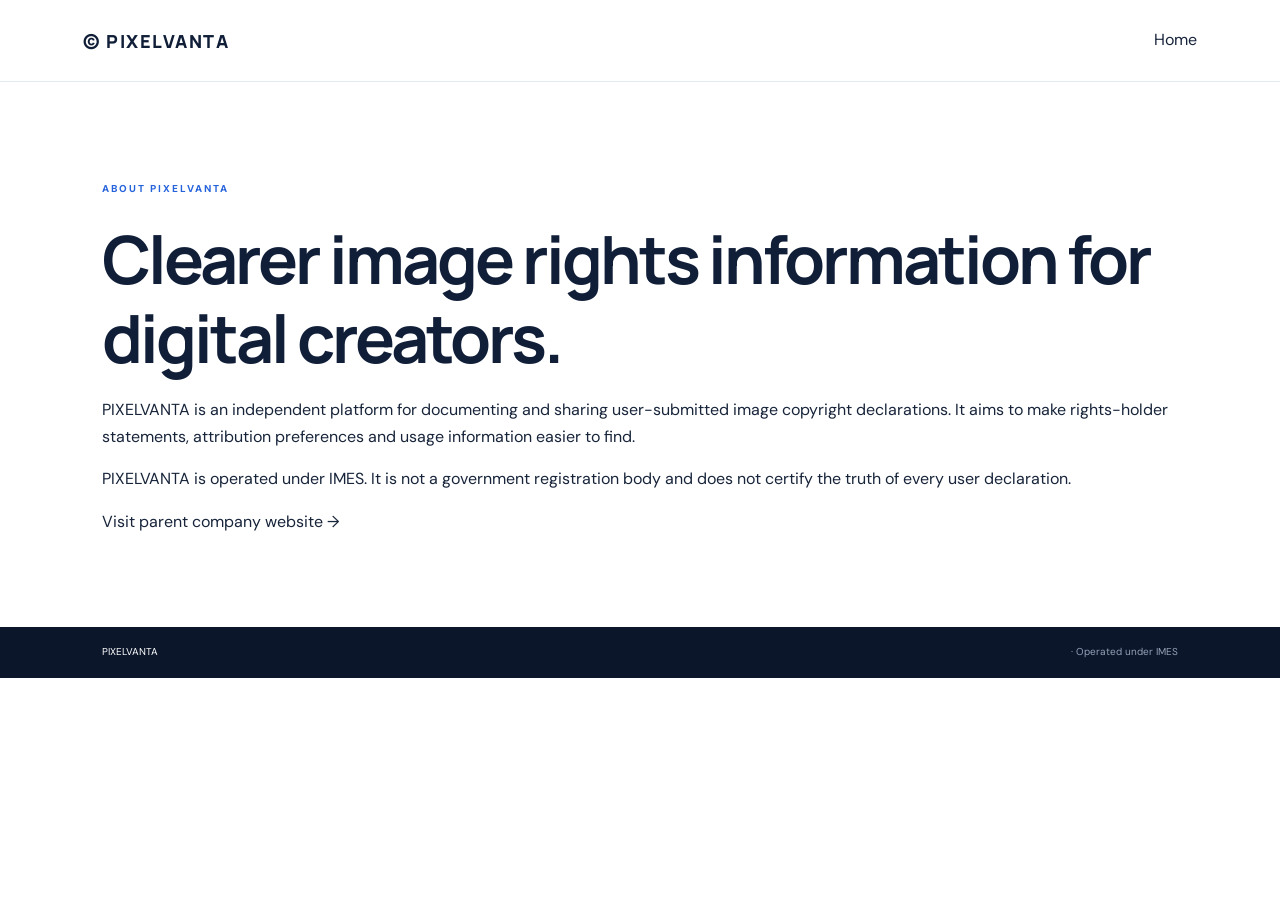
<file: about.html>
<!doctype html><html lang="en"><head><meta charset="utf-8"><meta name="viewport" content="width=device-width,initial-scale=1"><title>About PIXELVANTA</title><link rel="stylesheet" href="styles.css"></head><body><header class="topbar"><a class="brand" href="index.html">© PIXELVANTA</a><a href="index.html">Home</a></header><main class="section"><span class="eyebrow">ABOUT PIXELVANTA</span><h1>Clearer image rights information for digital creators.</h1><p>PIXELVANTA is an independent platform for documenting and sharing user-submitted image copyright declarations. It aims to make rights-holder statements, attribution preferences and usage information easier to find.</p><p>PIXELVANTA is operated under IMES. It is not a government registration body and does not certify the truth of every user declaration.</p><a href="https://imes-co.github.io/IMES/" target="_blank" rel="noopener">Visit parent company website →</a></main><footer><div class="footer-bottom"><a href="index.html">PIXELVANTA</a> · Operated under IMES</div></footer></body></html>
</file>
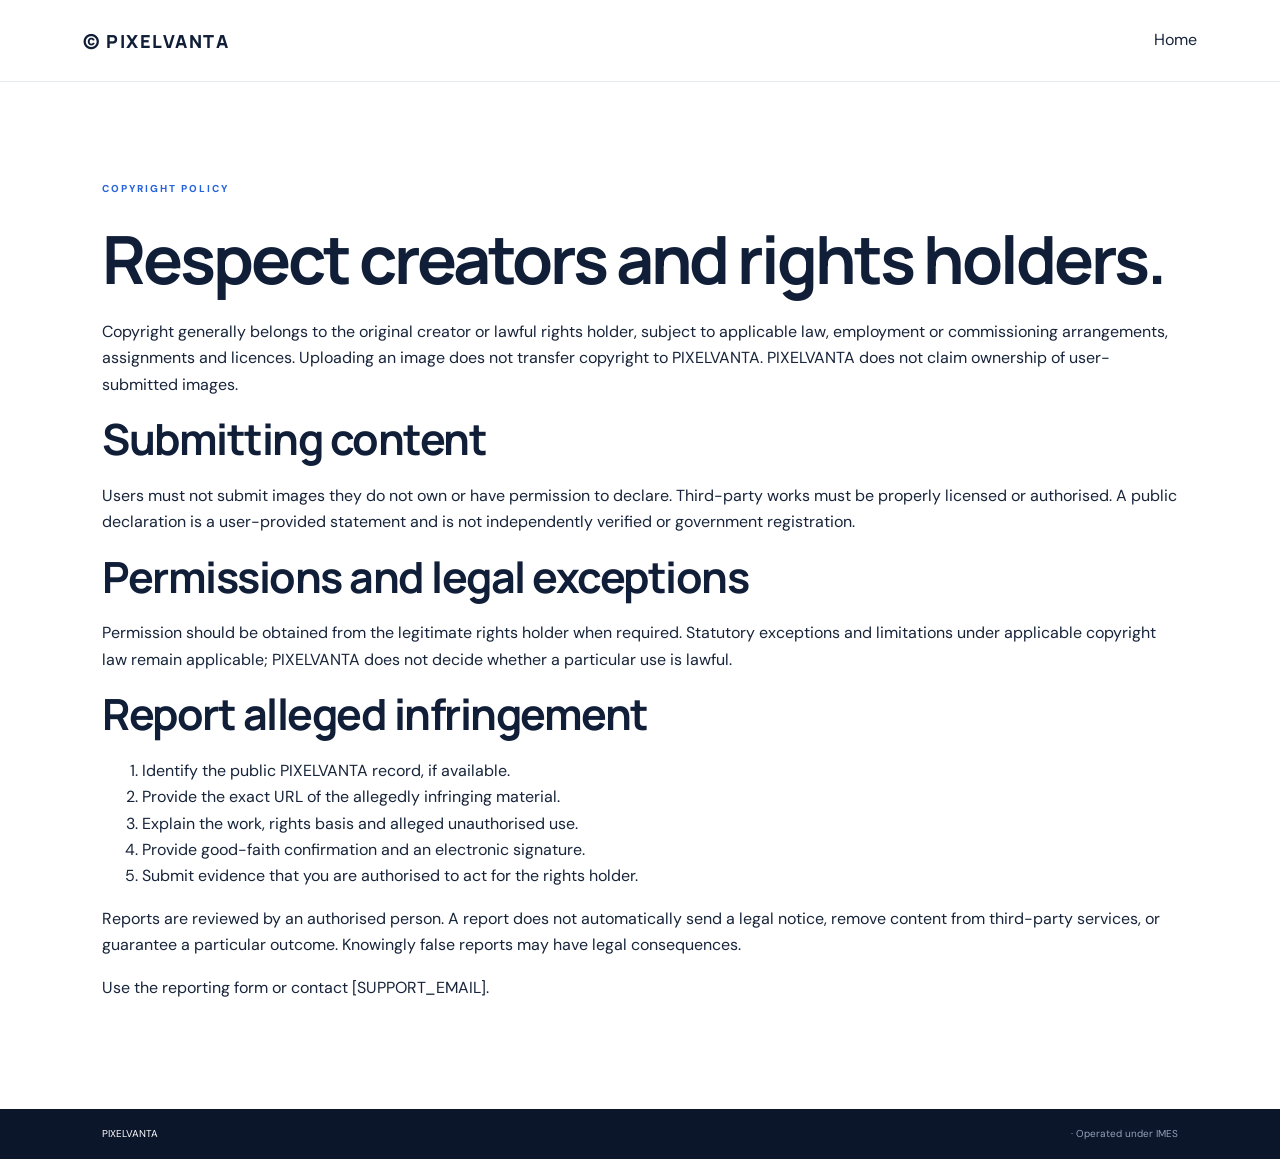
<file: copyright-policy.html>
<!doctype html><html lang="en"><head><meta charset="utf-8"><meta name="viewport" content="width=device-width,initial-scale=1"><title>Copyright Policy — PIXELVANTA</title><link rel="stylesheet" href="styles.css"></head><body><header class="topbar"><a class="brand" href="index.html">© PIXELVANTA</a><a href="index.html">Home</a></header><main class="section"><span class="eyebrow">COPYRIGHT POLICY</span><h1>Respect creators and rights holders.</h1><p>Copyright generally belongs to the original creator or lawful rights holder, subject to applicable law, employment or commissioning arrangements, assignments and licences. Uploading an image does not transfer copyright to PIXELVANTA. PIXELVANTA does not claim ownership of user-submitted images.</p><h2>Submitting content</h2><p>Users must not submit images they do not own or have permission to declare. Third-party works must be properly licensed or authorised. A public declaration is a user-provided statement and is not independently verified or government registration.</p><h2>Permissions and legal exceptions</h2><p>Permission should be obtained from the legitimate rights holder when required. Statutory exceptions and limitations under applicable copyright law remain applicable; PIXELVANTA does not decide whether a particular use is lawful.</p><h2>Report alleged infringement</h2><ol><li>Identify the public PIXELVANTA record, if available.</li><li>Provide the exact URL of the allegedly infringing material.</li><li>Explain the work, rights basis and alleged unauthorised use.</li><li>Provide good-faith confirmation and an electronic signature.</li><li>Submit evidence that you are authorised to act for the rights holder.</li></ol><p>Reports are reviewed by an authorised person. A report does not automatically send a legal notice, remove content from third-party services, or guarantee a particular outcome. Knowingly false reports may have legal consequences.</p><p>Use <a href="report.html">the reporting form</a> or contact [SUPPORT_EMAIL].</p></main><footer><div class="footer-bottom"><a href="index.html">PIXELVANTA</a> · Operated under IMES</div></footer></body></html>
</file>
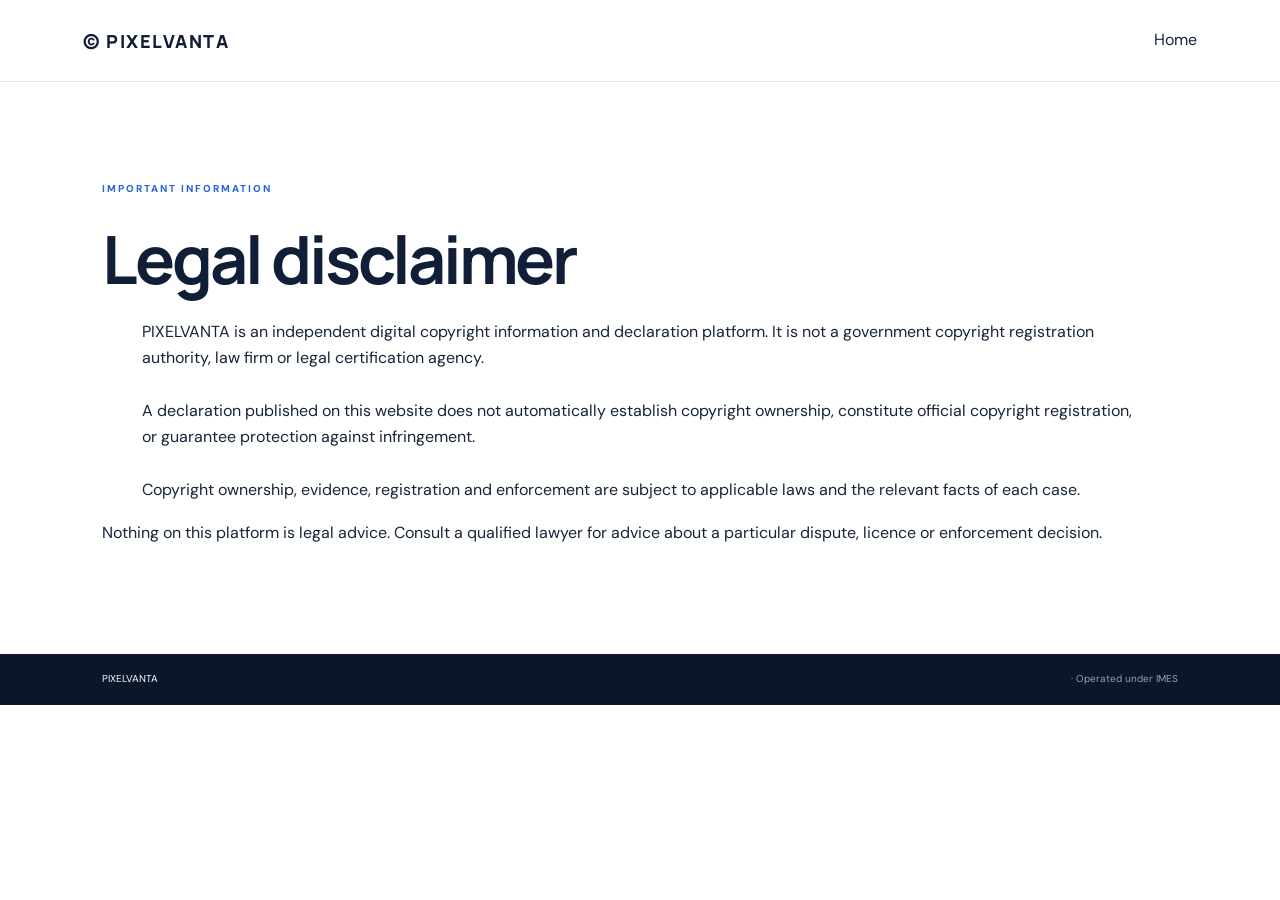
<file: disclaimer.html>
<!doctype html><html lang="en"><head><meta charset="utf-8"><meta name="viewport" content="width=device-width,initial-scale=1"><title>Legal Disclaimer — PIXELVANTA</title><link rel="stylesheet" href="styles.css"></head><body><header class="topbar"><a class="brand" href="index.html">© PIXELVANTA</a><a href="index.html">Home</a></header><main class="section"><span class="eyebrow">IMPORTANT INFORMATION</span><h1>Legal disclaimer</h1><blockquote>PIXELVANTA is an independent digital copyright information and declaration platform. It is not a government copyright registration authority, law firm or legal certification agency.<br><br>A declaration published on this website does not automatically establish copyright ownership, constitute official copyright registration, or guarantee protection against infringement.<br><br>Copyright ownership, evidence, registration and enforcement are subject to applicable laws and the relevant facts of each case.</blockquote><p>Nothing on this platform is legal advice. Consult a qualified lawyer for advice about a particular dispute, licence or enforcement decision.</p></main><footer><div class="footer-bottom"><a href="index.html">PIXELVANTA</a> · Operated under IMES</div></footer></body></html>
</file>
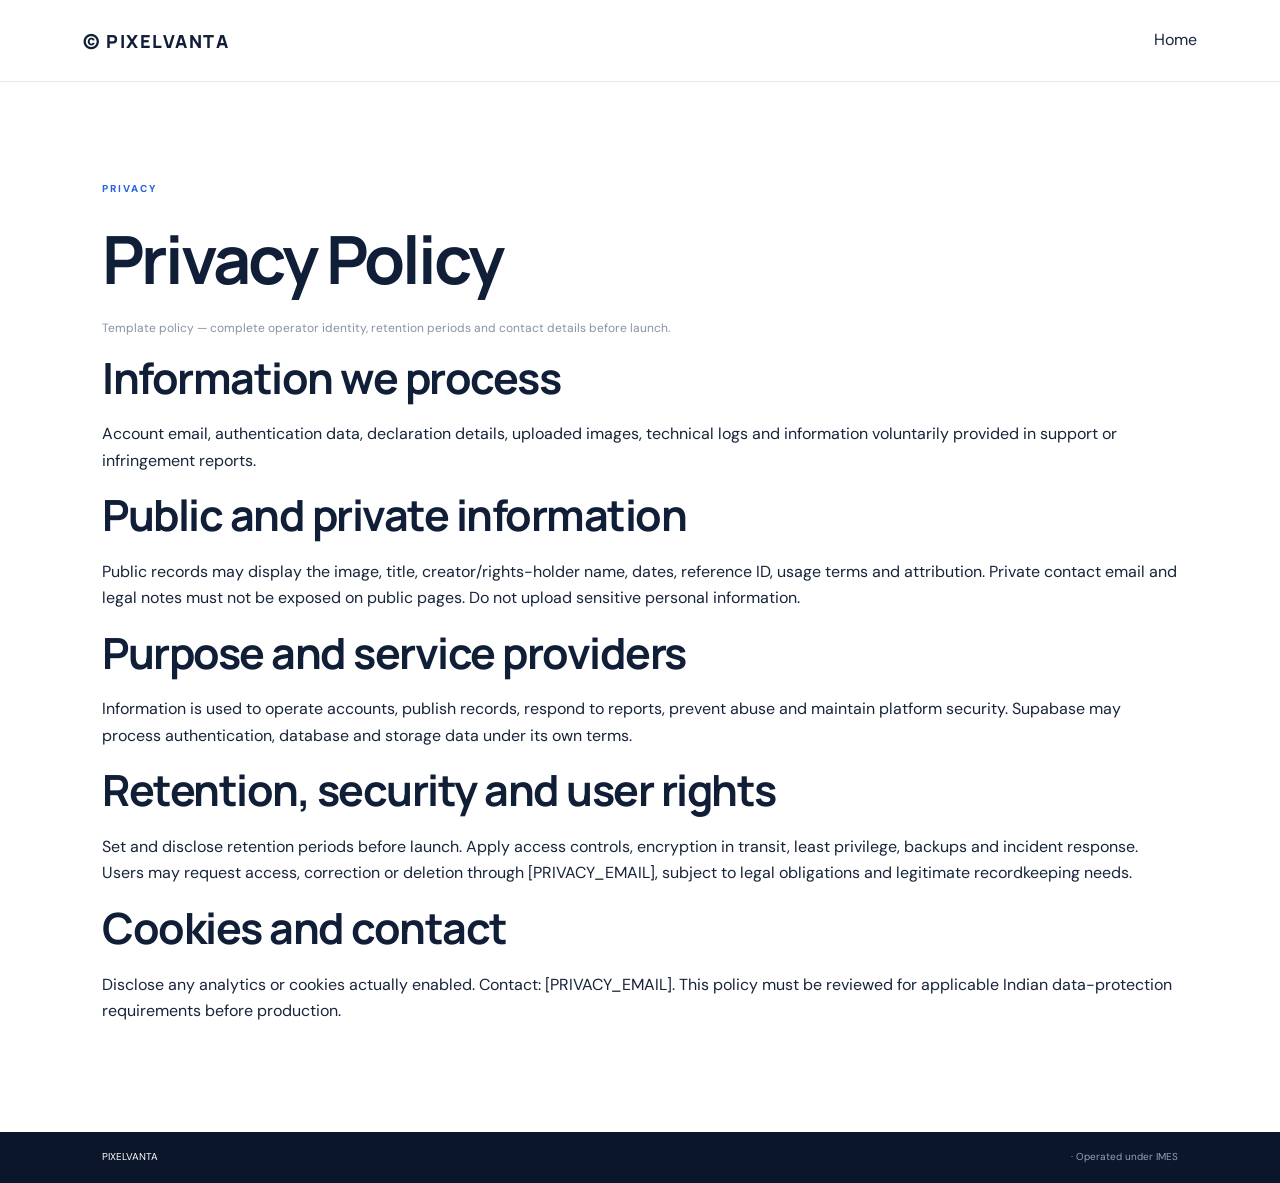
<file: privacy.html>
<!doctype html><html lang="en"><head><meta charset="utf-8"><meta name="viewport" content="width=device-width,initial-scale=1"><title>Privacy Policy — PIXELVANTA</title><link rel="stylesheet" href="styles.css"></head><body><header class="topbar"><a class="brand" href="index.html">© PIXELVANTA</a><a href="index.html">Home</a></header><main class="section"><span class="eyebrow">PRIVACY</span><h1>Privacy Policy</h1><p class="muted">Template policy — complete operator identity, retention periods and contact details before launch.</p><h2>Information we process</h2><p>Account email, authentication data, declaration details, uploaded images, technical logs and information voluntarily provided in support or infringement reports.</p><h2>Public and private information</h2><p>Public records may display the image, title, creator/rights-holder name, dates, reference ID, usage terms and attribution. Private contact email and legal notes must not be exposed on public pages. Do not upload sensitive personal information.</p><h2>Purpose and service providers</h2><p>Information is used to operate accounts, publish records, respond to reports, prevent abuse and maintain platform security. Supabase may process authentication, database and storage data under its own terms.</p><h2>Retention, security and user rights</h2><p>Set and disclose retention periods before launch. Apply access controls, encryption in transit, least privilege, backups and incident response. Users may request access, correction or deletion through [PRIVACY_EMAIL], subject to legal obligations and legitimate recordkeeping needs.</p><h2>Cookies and contact</h2><p>Disclose any analytics or cookies actually enabled. Contact: [PRIVACY_EMAIL]. This policy must be reviewed for applicable Indian data-protection requirements before production.</p></main><footer><div class="footer-bottom"><a href="index.html">PIXELVANTA</a> · Operated under IMES</div></footer></body></html>
</file>
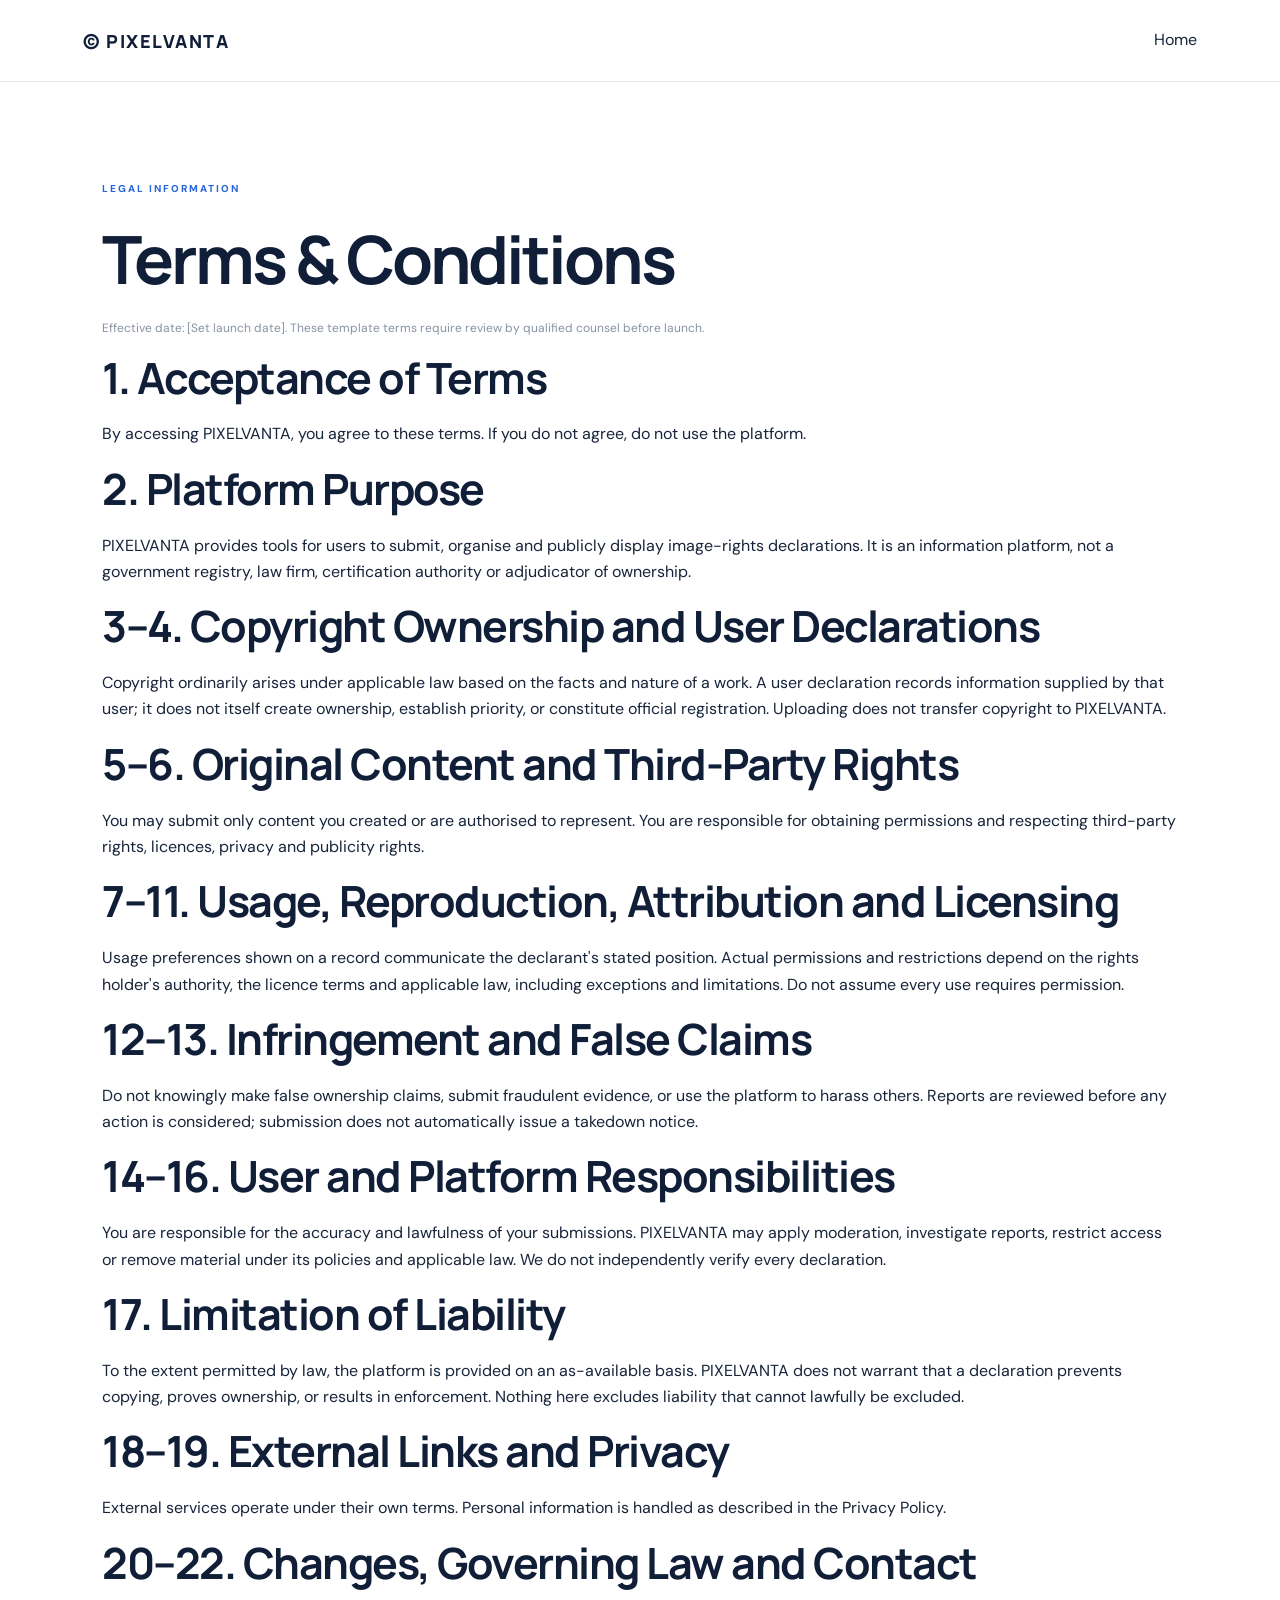
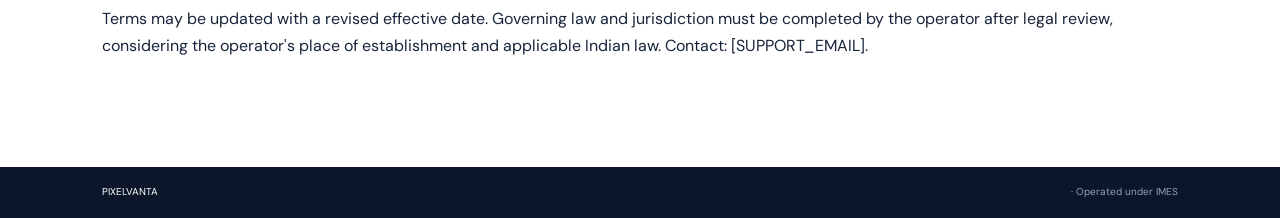
<file: terms.html>
<!doctype html><html lang="en"><head><meta charset="utf-8"><meta name="viewport" content="width=device-width,initial-scale=1"><title>Terms & Conditions — PIXELVANTA</title><link rel="stylesheet" href="styles.css"></head><body><header class="topbar"><a class="brand" href="index.html">© PIXELVANTA</a><a href="index.html">Home</a></header><main class="section"><span class="eyebrow">LEGAL INFORMATION</span><h1>Terms & Conditions</h1><p class="muted">Effective date: [Set launch date]. These template terms require review by qualified counsel before launch.</p>
<h2>1. Acceptance of Terms</h2><p>By accessing PIXELVANTA, you agree to these terms. If you do not agree, do not use the platform.</p>
<h2>2. Platform Purpose</h2><p>PIXELVANTA provides tools for users to submit, organise and publicly display image-rights declarations. It is an information platform, not a government registry, law firm, certification authority or adjudicator of ownership.</p>
<h2>3–4. Copyright Ownership and User Declarations</h2><p>Copyright ordinarily arises under applicable law based on the facts and nature of a work. A user declaration records information supplied by that user; it does not itself create ownership, establish priority, or constitute official registration. Uploading does not transfer copyright to PIXELVANTA.</p>
<h2>5–6. Original Content and Third-Party Rights</h2><p>You may submit only content you created or are authorised to represent. You are responsible for obtaining permissions and respecting third-party rights, licences, privacy and publicity rights.</p>
<h2>7–11. Usage, Reproduction, Attribution and Licensing</h2><p>Usage preferences shown on a record communicate the declarant's stated position. Actual permissions and restrictions depend on the rights holder's authority, the licence terms and applicable law, including exceptions and limitations. Do not assume every use requires permission.</p>
<h2>12–13. Infringement and False Claims</h2><p>Do not knowingly make false ownership claims, submit fraudulent evidence, or use the platform to harass others. Reports are reviewed before any action is considered; submission does not automatically issue a takedown notice.</p>
<h2>14–16. User and Platform Responsibilities</h2><p>You are responsible for the accuracy and lawfulness of your submissions. PIXELVANTA may apply moderation, investigate reports, restrict access or remove material under its policies and applicable law. We do not independently verify every declaration.</p>
<h2>17. Limitation of Liability</h2><p>To the extent permitted by law, the platform is provided on an as-available basis. PIXELVANTA does not warrant that a declaration prevents copying, proves ownership, or results in enforcement. Nothing here excludes liability that cannot lawfully be excluded.</p>
<h2>18–19. External Links and Privacy</h2><p>External services operate under their own terms. Personal information is handled as described in the Privacy Policy.</p>
<h2>20–22. Changes, Governing Law and Contact</h2><p>Terms may be updated with a revised effective date. Governing law and jurisdiction must be completed by the operator after legal review, considering the operator's place of establishment and applicable Indian law. Contact: [SUPPORT_EMAIL].</p></main><footer><div class="footer-bottom"><a href="index.html">PIXELVANTA</a> · Operated under IMES</div></footer></body></html>
</file>
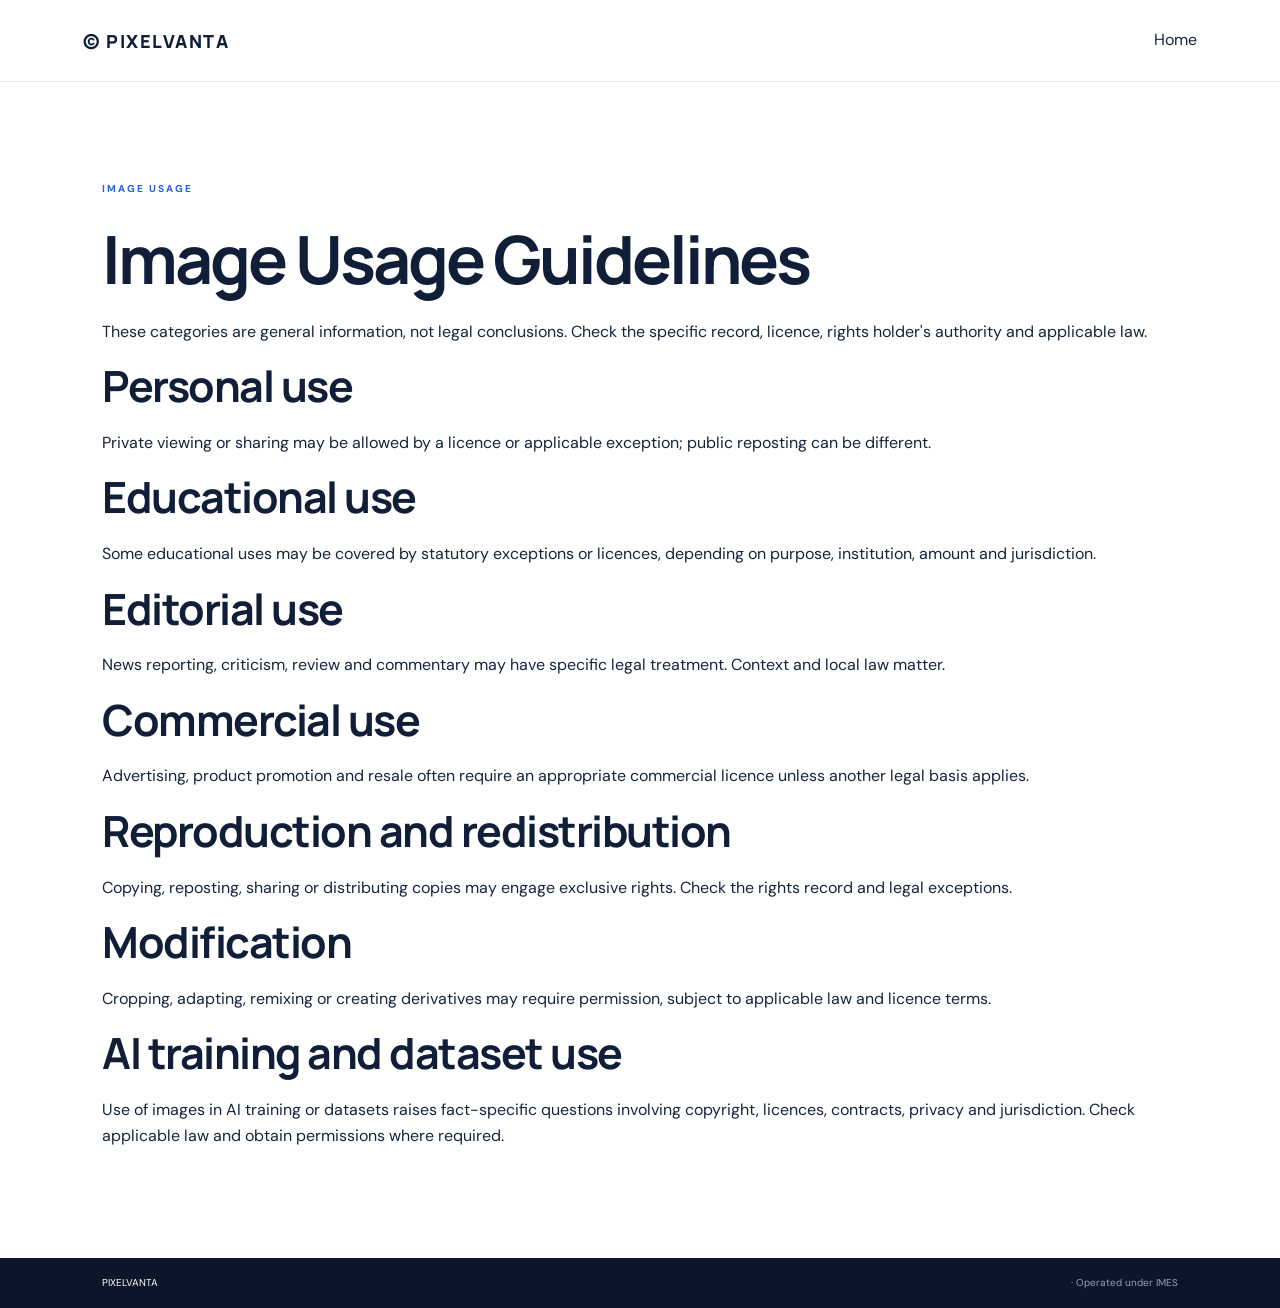
<file: usage-guidelines.html>
<!doctype html><html lang="en"><head><meta charset="utf-8"><meta name="viewport" content="width=device-width,initial-scale=1"><title>Image Usage Guidelines — PIXELVANTA</title><link rel="stylesheet" href="styles.css"></head><body><header class="topbar"><a class="brand" href="index.html">© PIXELVANTA</a><a href="index.html">Home</a></header><main class="section"><span class="eyebrow">IMAGE USAGE</span><h1>Image Usage Guidelines</h1><p>These categories are general information, not legal conclusions. Check the specific record, licence, rights holder's authority and applicable law.</p><h2>Personal use</h2><p>Private viewing or sharing may be allowed by a licence or applicable exception; public reposting can be different.</p><h2>Educational use</h2><p>Some educational uses may be covered by statutory exceptions or licences, depending on purpose, institution, amount and jurisdiction.</p><h2>Editorial use</h2><p>News reporting, criticism, review and commentary may have specific legal treatment. Context and local law matter.</p><h2>Commercial use</h2><p>Advertising, product promotion and resale often require an appropriate commercial licence unless another legal basis applies.</p><h2>Reproduction and redistribution</h2><p>Copying, reposting, sharing or distributing copies may engage exclusive rights. Check the rights record and legal exceptions.</p><h2>Modification</h2><p>Cropping, adapting, remixing or creating derivatives may require permission, subject to applicable law and licence terms.</p><h2>AI training and dataset use</h2><p>Use of images in AI training or datasets raises fact-specific questions involving copyright, licences, contracts, privacy and jurisdiction. Check applicable law and obtain permissions where required.</p></main><footer><div class="footer-bottom"><a href="index.html">PIXELVANTA</a> · Operated under IMES</div></footer></body></html>
</file>
<file: styles.css>
@import url('https://fonts.googleapis.com/css2?family=DM+Sans:wght@400;500;600;700&family=Manrope:wght@400;500;600;700;800&display=swap');
:root{--navy:#101e38;--blue:#2764dc;--ink:#17243a;--muted:#68758a;--line:#e4eaf2;--bg:#f7f9fc;--white:#fff}
*{box-sizing:border-box}html{scroll-behavior:smooth}body{margin:0;background:var(--white);color:var(--ink);font-family:'DM Sans',sans-serif;line-height:1.65}a{color:inherit;text-decoration:none}.topbar{height:82px;padding:0 6.5%;display:flex;align-items:center;justify-content:space-between;border-bottom:1px solid var(--line);background:#ffffffed;position:sticky;top:0;z-index:10;backdrop-filter:blur(14px)}.brand{display:flex;gap:12px;align-items:center;font:800 18px Manrope;letter-spacing:1.5px;color:var(--navy)}.brand small{display:block;font:600 8px 'DM Sans';letter-spacing:1.3px;color:#8290a4}.brandmark{width:42px;height:42px;border-radius:13px;background:var(--navy);color:white;display:grid;place-items:center;font:700 25px Georgia;box-shadow:0 7px 18px #14284b25}nav{display:flex;gap:26px;font-size:13px;color:#536176}nav a:hover,.footer-links a:hover{color:var(--blue)}.nav-actions{display:flex;align-items:center;gap:10px}.btn{border:1px solid transparent;border-radius:9px;padding:12px 18px;font:700 13px 'DM Sans';cursor:pointer;display:inline-flex;align-items:center;justify-content:center;gap:12px;transition:.2s}.btn-primary{background:var(--blue);color:white;box-shadow:0 8px 18px #2764dc25}.btn-primary:hover{background:#174ebc;transform:translateY(-1px)}.btn-ghost{border-color:#dce4ef;background:white;color:var(--navy)}.btn-ghost:hover{border-color:var(--blue);color:var(--blue)}.menu{display:none;border:0;background:none;font-size:24px}.section{padding:92px 8%;max-width:1440px;margin:auto}.hero{display:grid;grid-template-columns:1fr 1fr;align-items:center;gap:50px;min-height:600px;padding-top:75px;padding-bottom:75px}.eyebrow{font-size:10px;font-weight:800;letter-spacing:2px;color:var(--blue)}h1,h2,h3{font-family:Manrope,sans-serif;line-height:1.18;color:var(--navy)}h1{font-size:clamp(43px,5.2vw,70px);letter-spacing:-3px;margin:20px 0}h1 em,h2 em{font-style:normal;color:var(--blue)}h2{font-size:clamp(30px,3.5vw,43px);letter-spacing:-1.5px;margin:14px 0 18px}h3{font-size:18px}.lead{font-size:17px;color:#65738a;max-width:510px}.hero-actions{display:flex;gap:12px;margin-top:28px}.fineprint,.muted{font-size:12px;color:#8792a3}.hero-art{min-height:400px;display:grid;place-items:center;position:relative;background:radial-gradient(circle,#eaf1ff 0,#f8faff 48%,transparent 70%)}.visual-card{width:min(370px,85%);padding:18px;border:1px solid #e0e8f4;border-radius:17px;background:#fff;box-shadow:0 25px 70px #1d37621c;transform:rotate(2deg);z-index:1}.visual-top,.visual-bottom,.visual-meta{display:flex;justify-content:space-between;align-items:center;font-size:9px;letter-spacing:1px;color:#8491a5}.live-dot{color:#219b72}.image-placeholder{height:205px;margin:16px 0;background:linear-gradient(135deg,#dce8fb,#a9c3ec 52%,#e9effa);border-radius:10px;display:grid;place-items:center;position:relative}.frame-icon{font-size:75px;color:#42699f}.copyright-stamp{position:absolute;right:17px;bottom:15px;width:40px;height:40px;border-radius:50%;background:#fff;color:var(--blue);display:grid;place-items:center;font:bold 22px Georgia}.visual-meta strong{display:block;color:var(--navy);font-size:13px;letter-spacing:0;margin-top:4px}.shield{background:#e9f8f2;color:#16966b;padding:8px;border-radius:50%;font-size:15px}.record-line{height:1px;background:#edf0f5;margin:17px 0}.visual-bottom b{color:var(--navy)}.orbit{position:absolute;border:1px solid #dce7fa;border-radius:50%;width:430px;height:430px}.orbit-two{width:510px;height:510px;border-style:dashed}.floating-tag{position:absolute;bottom:55px;right:0;background:#fff;border:1px solid var(--line);border-radius:9px;padding:10px 15px;font-size:11px;font-weight:700;box-shadow:0 10px 30px #1d37621a}.trust-strip{background:var(--navy);padding:23px 8%;display:flex;justify-content:space-around;color:#fff}.trust-strip div{display:flex;align-items:center;gap:13px;font-size:12px}.trust-strip b{color:#8fb2ff;font-size:19px}.split{display:grid;grid-template-columns:1fr 1fr;gap:80px;align-items:start}.split p{color:#637188}.feature-grid{display:grid;grid-template-columns:repeat(3,1fr);gap:18px;padding-top:0}.feature{padding:28px;border:1px solid var(--line);border-radius:13px}.feature>span{display:grid;place-items:center;width:39px;height:39px;border-radius:11px;background:#edf3ff;color:var(--blue);font-size:20px}.feature p,.legal-card span{font-size:13px;color:var(--muted)}.panel-section{background:var(--bg);max-width:none;padding-left:max(8%,calc((100% - 1200px)/2));padding-right:max(8%,calc((100% - 1200px)/2))}.section-heading{display:flex;align-items:center;justify-content:space-between;gap:20px;margin-bottom:30px}.section-heading h2{margin-bottom:7px}.step-pill{background:#eaf0fc;color:var(--blue);padding:8px 13px;border-radius:20px;font-size:10px;font-weight:800;letter-spacing:1px}.form-grid{display:grid;grid-template-columns:1fr 1fr;gap:19px;background:white;padding:30px;border:1px solid var(--line);border-radius:15px}label{font-size:12px;font-weight:700;color:#34435a;display:flex;flex-direction:column;gap:8px}input,textarea,select{width:100%;padding:12px 13px;border:1px solid #dfe6ef;border-radius:8px;background:#fff;color:var(--ink);font:13px 'DM Sans';outline:none}input:focus,textarea:focus,select:focus{border-color:#7ca3f4;box-shadow:0 0 0 3px #2764dc12}label small{font-size:10px;color:#8792a3;font-weight:400}.full{grid-column:1/-1}.check{flex-direction:row;align-items:flex-start;line-height:1.5}.check input{width:16px;margin-top:3px}.status{font-size:12px;color:#2764dc;margin-left:12px}.verify-section{display:grid;grid-template-columns:1fr 1.2fr;gap:60px;align-items:center}.verify-box{padding:25px;border:1px solid var(--line);border-radius:14px;box-shadow:0 12px 40px #1b35500a}.url-row{display:flex;gap:8px;margin-top:9px}.verify-result{margin-top:18px;padding:14px;background:var(--bg);border-radius:8px;color:var(--muted);font-size:12px;overflow-wrap:anywhere}.empty-state{text-align:center;padding:45px 20px;border:1px dashed #d8e1ed;border-radius:14px}.empty-icon{font-size:35px;color:#8ba7d7}.empty-state p{font-size:13px;color:var(--muted)}.legal-cards{background:#f8faff;max-width:none;padding-left:8%;padding-right:8%}.legal-card-grid{display:grid;grid-template-columns:repeat(3,1fr);gap:13px}.legal-card{background:white;border:1px solid var(--line);padding:20px;border-radius:10px;display:flex;flex-direction:column;gap:8px}.legal-card b{font-size:13px;color:var(--navy)}.contact{text-align:center}.contact p{margin:0 auto 20px}.footer-main{background:#101e38;color:white;padding:45px 8%;display:flex;align-items:center;justify-content:space-between;gap:20px}.footer-main .brand{color:white}.footer-main p{font-size:12px;color:#aebbd0}.footer-links{display:flex;gap:17px;font-size:11px;color:#c3cee0}.footer-bottom{background:#0b162b;color:#94a2b8;padding:17px 8%;display:flex;justify-content:space-between;font-size:10px}.footer-bottom a{color:#fff}.modal-backdrop{position:fixed;inset:0;background:#0b1935a8;display:grid;place-items:center;z-index:30;padding:20px}.modal{position:relative;background:white;border-radius:16px;padding:32px;width:min(420px,100%)}.modal h2{font-size:28px}.modal form{display:grid;gap:15px}.modal-close{position:absolute;right:17px;top:12px;border:0;background:none;font-size:25px;cursor:pointer}.text-button{border:0;background:none;color:var(--blue);cursor:pointer;font-size:12px;margin-top:12px}.hidden{display:none!important}
@media(max-width:1000px){nav{gap:13px}.topbar{padding:0 4%}.section{padding-left:6%;padding-right:6%}.footer-main{padding-left:6%;padding-right:6%}}
@media(max-width:760px){.topbar{height:70px}.topbar nav{display:none;position:absolute;top:70px;left:0;right:0;background:white;padding:20px 6%;border-bottom:1px solid var(--line);flex-direction:column}.topbar nav.open{display:flex}.nav-actions>.btn{display:none}.menu{display:block}.hero{grid-template-columns:1fr;padding-top:55px;gap:10px}.hero-art{min-height:390px}.trust-strip{flex-direction:column;gap:14px;padding:22px 8%}.split,.verify-section{grid-template-columns:1fr;gap:20px}.feature-grid,.legal-card-grid{grid-template-columns:1fr}.form-grid{grid-template-columns:1fr;padding:20px}.form-grid .full{grid-column:1}.section-heading{align-items:flex-start;flex-direction:column}.footer-main,.footer-bottom{flex-direction:column;align-items:flex-start}.footer-links{flex-wrap:wrap}.url-row{flex-direction:column}.url-row .btn{width:100%}}
</file>
